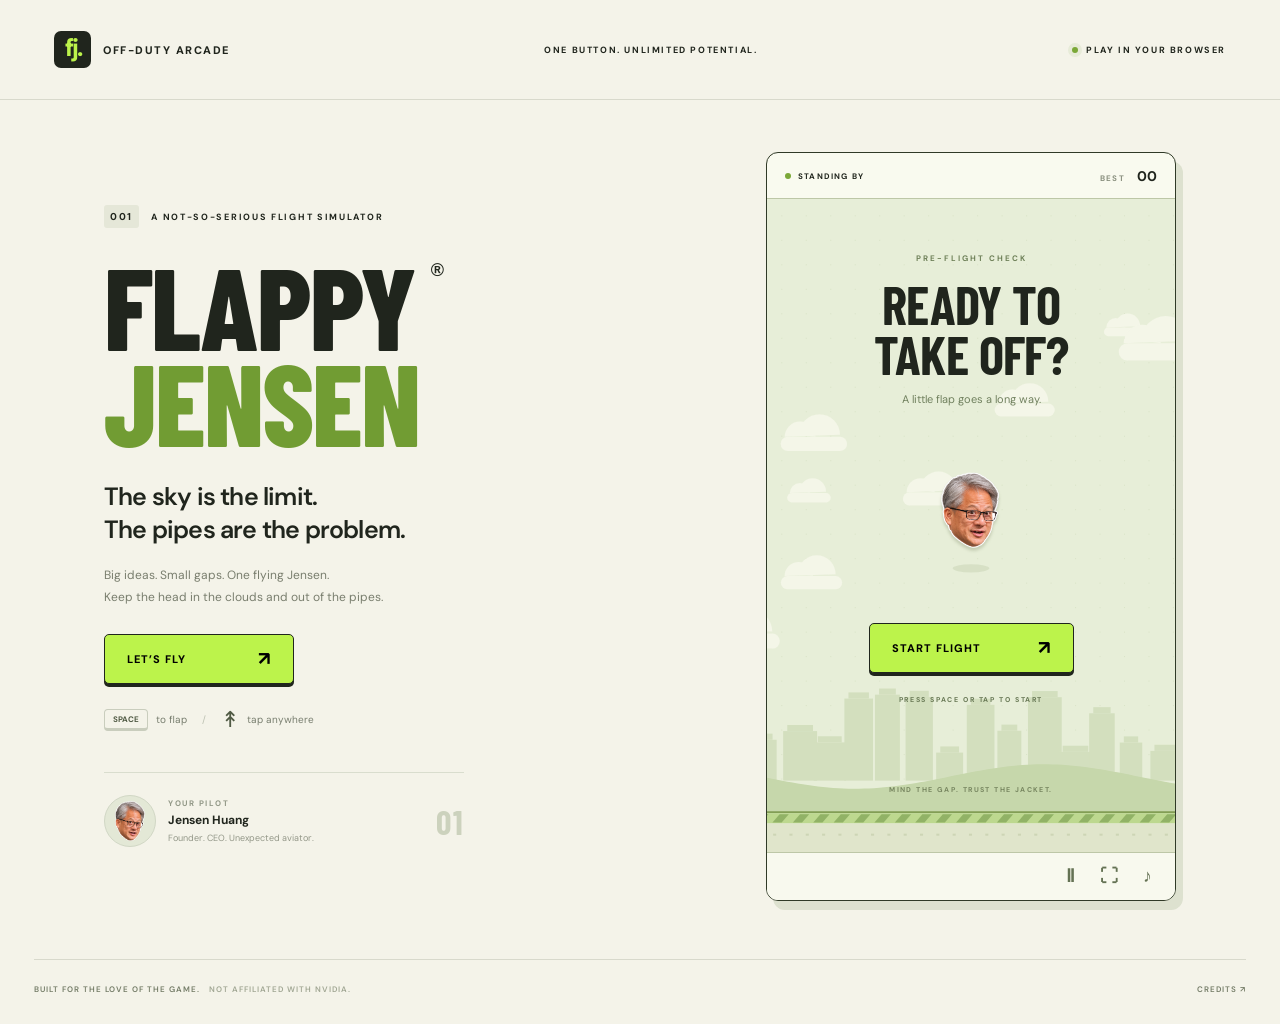
<file: web/index.html>
<!doctype html>
<html lang="en">
<head>
  <meta charset="utf-8">
  <meta name="viewport" content="width=device-width, initial-scale=1">
  <meta name="theme-color" content="#f4f3e9">
  <title>Flappy Jensen — The sky is the limit.</title>
  <link rel="stylesheet" href="jensen.css">
</head>
<body>
  <header class="masthead">
    <a class="brand" href="./" aria-label="Flappy Jensen home"><span class="brand-icon">fj.</span> OFF-DUTY ARCADE</a>
    <span class="edition">ONE BUTTON. UNLIMITED POTENTIAL.</span>
    <span class="live"><i></i> PLAY IN YOUR BROWSER</span>
  </header>
  <main>
    <section class="intro">
      <div class="eyebrow"><span>001</span> A NOT-SO-SERIOUS FLIGHT SIMULATOR</div>
      <h1>FLAPPY<br><span>JENSEN</span><b>®</b></h1>
      <p class="tagline">The sky is the limit.<br>The pipes are the problem.</p>
      <p class="description">Big ideas. Small gaps. One flying Jensen.<br>Keep the head in the clouds and out of the pipes.</p>
      <button class="primary intro-play" id="hero-play">LET’S FLY <span>↗</span></button>
      <div class="flight-notes"><span class="key">SPACE</span><span>to flap</span><span class="divider">/</span><span class="tap-icon">↟</span><span>tap anywhere</span></div>
      <div class="pilot"><div class="pilot-photo"><img src="jensen-head.png" alt="Jensen Huang"></div><div><span>YOUR PILOT</span><strong>Jensen Huang</strong><small>Founder. CEO. Unexpected aviator.</small></div><span class="pilot-number">01</span></div>
    </section>
    <section class="arcade" aria-label="Flappy Jensen game">
      <div class="game-top"><span><i></i> <span id="status">STANDING BY</span></span><span class="high-score">BEST <b id="best">00</b></span></div>
      <div class="game-screen" id="screen">
        <canvas id="game" width="400" height="640" tabindex="0" aria-label="Flappy Jensen. Press Space, Up, W, or tap to flap. P to pause, F for full screen."></canvas>
        <div class="score" id="score" aria-label="Score">0</div>
        <div class="overlay" id="overlay">
          <span class="overlay-label" id="overlay-label">PRE-FLIGHT CHECK</span>
          <h2 id="overlay-title">READY TO<br>TAKE OFF?</h2>
          <span class="medal" id="medal" hidden></span>
          <p id="overlay-copy">A little flap goes a long way.</p>
          <button class="primary" id="play">START FLIGHT <span>↗</span></button>
          <span class="overlay-hint" id="overlay-hint">PRESS SPACE OR TAP TO START</span>
        </div>
        <div class="game-caption" id="caption">MIND THE GAP. TRUST THE JACKET.</div>
      </div>
      <div class="game-bottom"><span></span><div><button id="pause" title="Pause (P)" aria-label="Pause game">Ⅱ</button><button id="fullscreen" title="Full screen (F)" aria-label="Enter full screen" aria-pressed="false">⛶</button><button id="sound" title="Toggle sound (M)" aria-label="Mute sound" aria-pressed="false">♪</button></div></div>
    </section>
  </main>
  <footer><span>BUILT FOR THE LOVE OF THE GAME. <span class="footer-muted">NOT AFFILIATED WITH NVIDIA.</span></span><nav><a href="credits.html">CREDITS ↗</a></nav></footer>
  <script src="game.js"></script>
  <script src="jensen.js"></script>
</body>
</html>
</file>
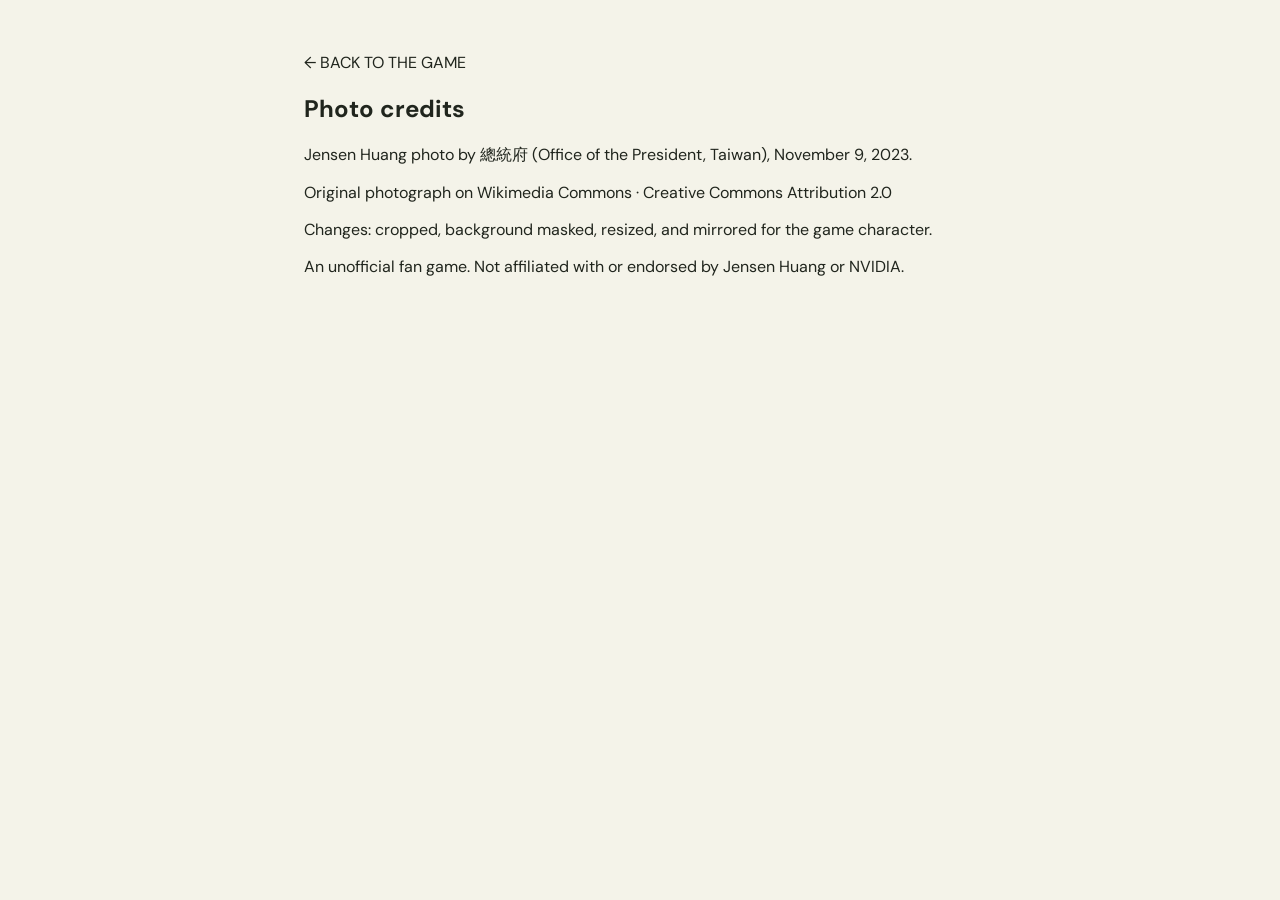
<file: web/credits.html>
<!doctype html>
<html lang="en"><meta charset="utf-8"><meta name="viewport" content="width=device-width, initial-scale=1"><title>Flappy Jensen — Credits</title><link rel="stylesheet" href="jensen.css"><body><main style="display:block;max-width:720px"><a href="./">← BACK TO THE GAME</a><h2>Photo credits</h2><p>Jensen Huang photo by 總統府 (Office of the President, Taiwan), November 9, 2023.</p><p><a href="https://commons.wikimedia.org/wiki/File:Jensen_Huang_20231109.jpg">Original photograph on Wikimedia Commons</a> · <a href="https://creativecommons.org/licenses/by/2.0/">Creative Commons Attribution 2.0</a></p><p>Changes: cropped, background masked, resized, and mirrored for the game character.</p><p>An unofficial fan game. Not affiliated with or endorsed by Jensen Huang or NVIDIA.</p></main></body></html>
</file>
<file: web/jensen.css>
@import url('https://fonts.googleapis.com/css2?family=Barlow+Condensed:wght@700;800;900&family=DM+Sans:wght@400;500;600;700;800&display=swap');
:root{--paper:#f4f3e9;--ink:#20251d;--green:#bcf34b;--muted:#85877b}
*{box-sizing:border-box}body{margin:0;background:var(--paper);color:var(--ink);font-family:'DM Sans',Arial,sans-serif}button,a{-webkit-tap-highlight-color:transparent}button{font:inherit;cursor:pointer}button:focus-visible,a:focus-visible,canvas:focus-visible{outline:3px solid #648e22;outline-offset:5px}a{color:inherit;text-decoration:none}.masthead{max-width:1320px;margin:auto;height:100px;padding:0 54px;display:flex;align-items:center;justify-content:space-between;border-bottom:1px solid #d8d9cc}.brand{display:flex;gap:12px;align-items:center;font-size:11px;font-weight:800;letter-spacing:1.5px}.brand-icon{background:var(--ink);color:var(--green);border-radius:7px;font-size:25px;letter-spacing:-2px;width:37px;height:37px;text-align:center;line-height:34px}.edition,.live{font-size:9px;font-weight:700;letter-spacing:1.6px}.live{display:flex;align-items:center;gap:8px}.live i,.game-top i{display:inline-block;width:6px;height:6px;border-radius:50%;background:#7ba838}.live i{box-shadow:0 0 0 4px #e7ebd8}main{max-width:1120px;margin:52px auto 58px;display:grid;grid-template-columns:1fr 410px;align-items:center;gap:100px;padding:0 24px}.eyebrow{font-size:9px;letter-spacing:1.7px;font-weight:700;display:flex;gap:12px;align-items:center}.eyebrow span{font-size:10px;background:#e5e7d8;padding:5px 6px;border-radius:3px}h1{font-family:'Barlow Condensed',Impact,'Arial Narrow',sans-serif;font-size:clamp(90px,9vw,132px);font-weight:800;line-height:.83;letter-spacing:-2px;margin:30px 0;position:relative;width:max-content}h1 span{color:#719c33}h1 b{font-family:Arial,sans-serif;position:absolute;right:-25px;top:5px;font-size:18px;letter-spacing:0}.tagline{font-size:25px;line-height:1.35;font-weight:600;letter-spacing:-.8px;margin:0 0 17px}.description{font-size:12px;line-height:1.85;color:#797e6e}.primary{border:1px solid var(--ink);background:var(--green);border-radius:5px;padding:17px 22px;display:flex;justify-content:space-between;align-items:center;gap:45px;font-size:11px;font-weight:800;letter-spacing:1px;box-shadow:0 3px 0 var(--ink);transition:transform .15s,box-shadow .15s}.primary:hover{background:#cbff67;transform:translateY(-2px);box-shadow:0 5px 0 var(--ink)}.primary:active{transform:translateY(3px);box-shadow:none}.primary span{font-size:19px;line-height:12px}.intro-play{margin:26px 0 21px;width:190px}.flight-notes{display:flex;align-items:center;gap:8px;font-size:10px;color:#777d6e}.key{font-size:8px;font-weight:700;border:1px solid #c9cdbd;border-bottom-width:3px;border-radius:4px;padding:4px 8px;color:#505a44}.divider{margin:0 7px;color:#bdc1b3}.tap-icon{font-size:22px;color:#505a44}.pilot{border-top:1px solid #d9ddce;margin-top:38px;padding-top:22px;display:flex;align-items:center;gap:12px;max-width:360px}.pilot-photo{flex:none;display:flex;align-items:center;justify-content:center;height:52px;width:52px;background:#e3e8d6;border:1px solid #d1d7c5;border-radius:50%;overflow:hidden}.pilot-photo img{display:block;width:80%;height:80%;object-fit:contain}.pilot div:nth-child(2){display:flex;flex-direction:column;gap:4px}.pilot span{font-size:8px;letter-spacing:1.5px;color:#929887;font-weight:700}.pilot strong{font-size:12px}.pilot small{font-size:9px;color:#939788}.pilot .pilot-number{margin-left:auto;font-family:'Barlow Condensed',Impact,sans-serif;font-size:34px;color:#ccd2bd}.arcade{border:1px solid #303a27;border-radius:12px;overflow:hidden;background:#f9faef;box-shadow:7px 9px 0 #dde1cf}.game-top{height:46px;padding:0 18px;display:flex;justify-content:space-between;align-items:center;font-size:8px;font-weight:700;letter-spacing:1.2px;border-bottom:1px solid #bdc7a7}.game-top>span:first-child{display:flex;align-items:center;gap:7px}.high-score{color:#898f7e}.high-score b{color:var(--ink);font-size:14px;margin-left:9px;letter-spacing:0}.game-screen{position:relative;background:#e5ecd5;aspect-ratio:400/640;overflow:hidden;touch-action:none}canvas{display:block;width:100%;height:100%;outline:none}.score{position:absolute;top:25px;width:100%;text-align:center;font-family:'Barlow Condensed',Impact,sans-serif;font-size:55px;line-height:1;color:#28371f;pointer-events:none;display:none;text-shadow:0 2px #e9f2d7}.overlay{position:absolute;inset:0;display:flex;flex-direction:column;align-items:center;padding-top:54px;pointer-events:none}.overlay-label{font-size:8px;letter-spacing:2px;font-weight:700;color:#6f8159}.overlay h2{font-family:'Barlow Condensed',Impact,sans-serif;font-size:53px;line-height:.95;letter-spacing:-.6px;text-align:center;margin:16px 0 12px}.overlay p{font-size:11px;color:#70805e;margin:0}.overlay .primary{pointer-events:auto;position:absolute;top:65%;width:205px;justify-content:space-between}.overlay-hint{position:absolute;top:76%;font-size:7px;font-weight:700;letter-spacing:1.6px;color:#687855}.game-caption{position:absolute;bottom:58px;width:100%;text-align:center;font-size:7px;letter-spacing:1.4px;color:#778660;font-weight:700;pointer-events:none}.game-bottom{height:48px;background:#f8f9ee;display:flex;justify-content:space-between;align-items:center;padding:0 13px;border-top:1px solid #bdc7a7}.game-bottom button{border:0;background:transparent;font-size:8px;letter-spacing:.9px;font-weight:700;color:#647253;padding:8px 5px}.game-bottom button:hover{color:#20251d}.game-bottom b{font-size:7px;background:#e7ebdd;border-radius:3px;padding:3px 5px;margin-left:6px}.game-bottom [aria-pressed=true] b{background:var(--green);color:#20251d}.game-bottom>div{display:flex;gap:10px}.game-bottom>div button{font-size:18px;line-height:1;min-width:28px}footer{max-width:1212px;margin:auto;padding:24px 0 30px;border-top:1px solid #d8d9cc;display:flex;justify-content:space-between;font-size:8px;letter-spacing:1px;font-weight:600;color:#747c67}.footer-muted{color:#a1a794;margin-left:6px}footer nav{display:flex;gap:24px}footer a:hover{color:#20251d}
.arcade:fullscreen{width:100%;height:100%;border:0;border-radius:0;box-shadow:none;display:flex;flex-direction:column;background:#e7eed8}.arcade:fullscreen .game-screen{flex:1;min-height:0;height:auto;width:auto;max-width:100%;margin:0 auto}.arcade:fullscreen .game-top,.arcade:fullscreen .game-bottom{flex:none}
@media(min-width:1400px){main{margin-top:65px;margin-bottom:70px}}@media(max-width:1000px){main{gap:45px;grid-template-columns:1fr 370px}.masthead{padding:0 30px}.edition{display:none}h1{font-size:105px}footer{margin:0 24px;gap:15px}.footer-muted{display:none}}@media(max-width:720px){.masthead{height:65px;padding:0 20px}.brand{font-size:9px}.live{font-size:7px;letter-spacing:1px}.brand-icon{height:30px;width:30px;line-height:28px;font-size:22px}main{display:flex;flex-direction:column;gap:24px;margin:25px auto 30px;padding:0 18px}.intro{width:100%;max-width:410px}.eyebrow{font-size:7px;letter-spacing:1px}h1{font-size:clamp(40px,14vw,60px);line-height:.85;margin:18px 0 0;letter-spacing:-1px}h1 br{display:none}h1 span{margin-left:10px}h1 b{font-size:11px;right:-16px}.tagline,.description,.intro-play,.flight-notes,.pilot{display:none}.arcade{width:min(100%,410px)}footer{flex-direction:column;align-items:center;font-size:6px;gap:16px;padding-top:18px}footer nav{font-size:8px}.overlay h2{font-size:clamp(38px,12vw,53px)}}@media(prefers-reduced-motion:reduce){.primary{transition:none}}
.medal{display:inline-flex;align-items:center;justify-content:center;width:64px;height:64px;margin:6px 0;border-radius:50%;border:3px solid;box-shadow:inset 0 0 0 5px rgba(255,255,255,.35);font-size:9px;font-weight:800;letter-spacing:1px}.medal[hidden]{display:none}.medal.platinum{background:#e5f4ff;border-color:#7aa6c4;color:#4d7590}.medal.gold{background:#ffd700;border-color:#b8860b;color:#7a5a08}.medal.silver{background:#d8d8d8;border-color:#808080;color:#555}.medal.bronze{background:#cd7f32;border-color:#7a4a1a;color:#fff}
</file>
